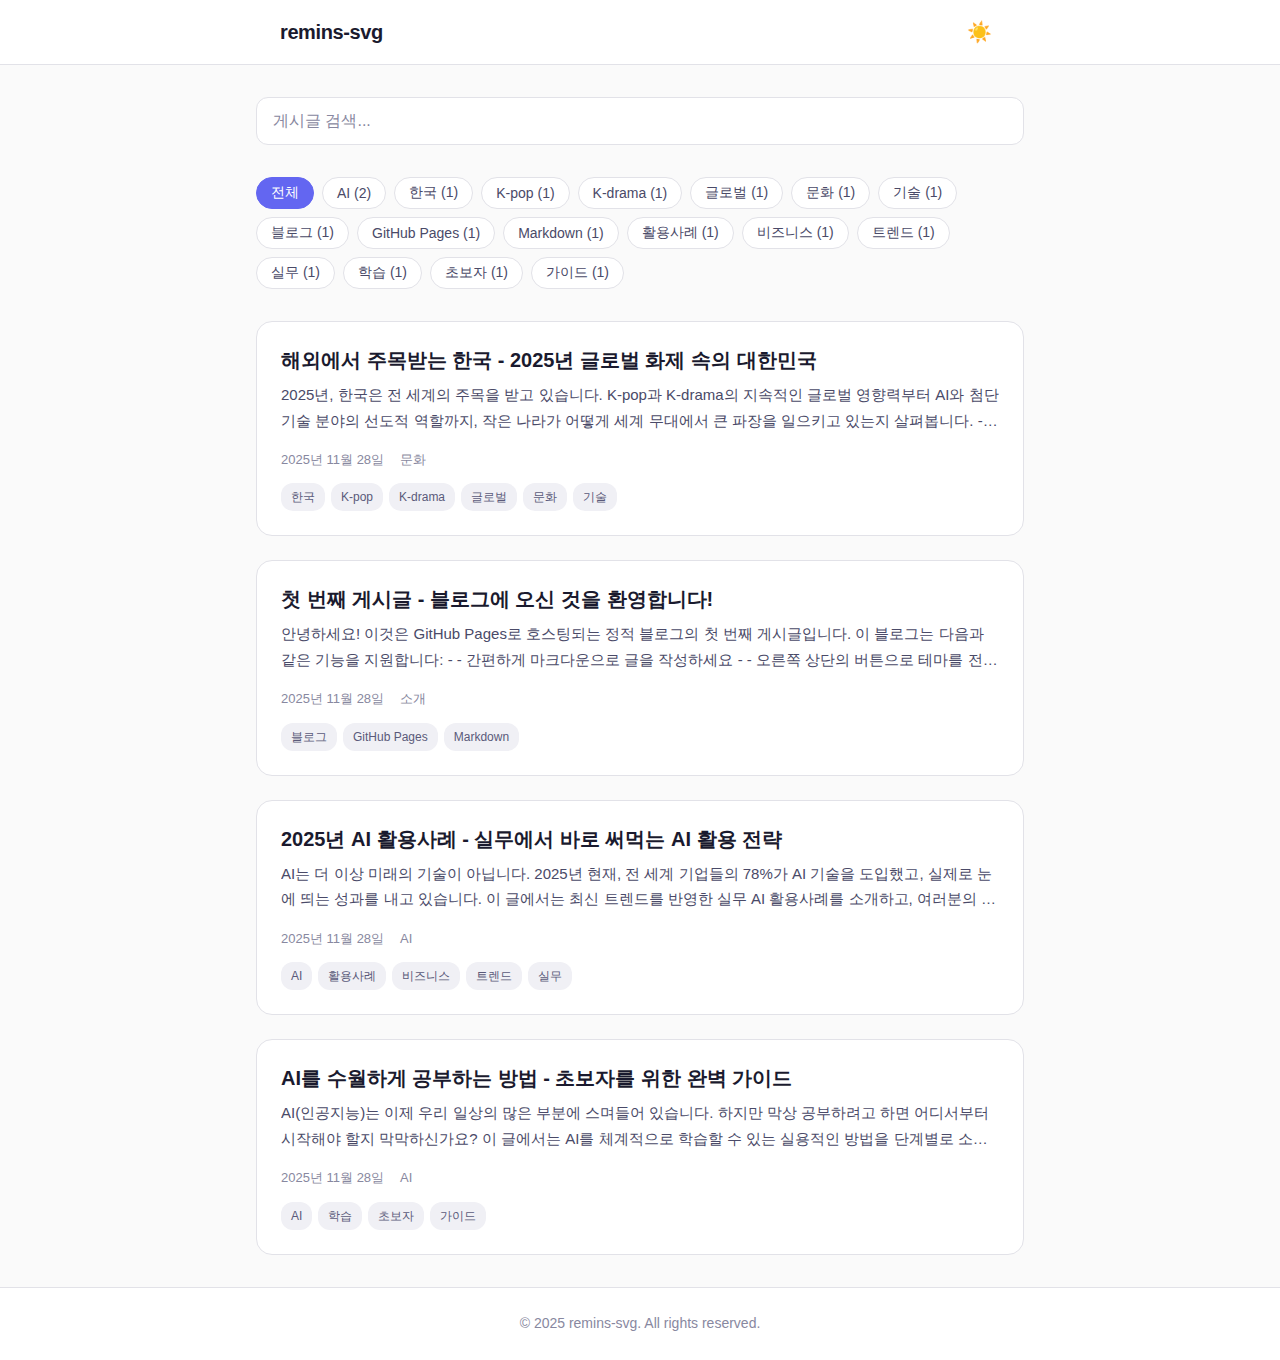
<file: index.html>
<!DOCTYPE html>
<html lang="ko">
<head>
  <meta charset="UTF-8">
  <meta name="viewport" content="width=device-width, initial-scale=1.0">
  <title>remins-svg's Blog</title>
  <meta name="description" content="개발 블로그">
  <link rel="stylesheet" href="css/style.css">
  <link rel="stylesheet" href="css/prism.css">
</head>
<body>
  <header class="header">
    <div class="container">
      <a href="/" class="logo">remins-svg</a>
      <nav class="nav">
        <button id="theme-toggle" class="theme-toggle" aria-label="테마 전환">
          <span class="icon-sun">☀️</span>
          <span class="icon-moon">🌙</span>
        </button>
      </nav>
    </div>
  </header>

  <main class="main container">
    <section class="search-section">
      <input 
        type="text" 
        id="search-input" 
        class="search-input" 
        placeholder="게시글 검색..."
        aria-label="게시글 검색"
      >
    </section>

    <section class="tags-section" id="tags-container">
      <!-- 태그들이 JavaScript로 동적 생성됩니다 -->
    </section>

    <section class="posts-section">
      <ul id="posts-list" class="posts-list">
        <!-- 게시글 목록이 JavaScript로 동적 생성됩니다 -->
      </ul>
      <p id="no-posts" class="no-posts" style="display: none;">
        게시글을 찾을 수 없습니다.
      </p>
    </section>
  </main>

  <footer class="footer">
    <div class="container">
      <p>&copy; 2025 remins-svg. All rights reserved.</p>
    </div>
  </footer>

  <script src="js/theme.js"></script>
  <script src="js/search.js"></script>
  <script src="js/app.js"></script>
</body>
</html>
</file>
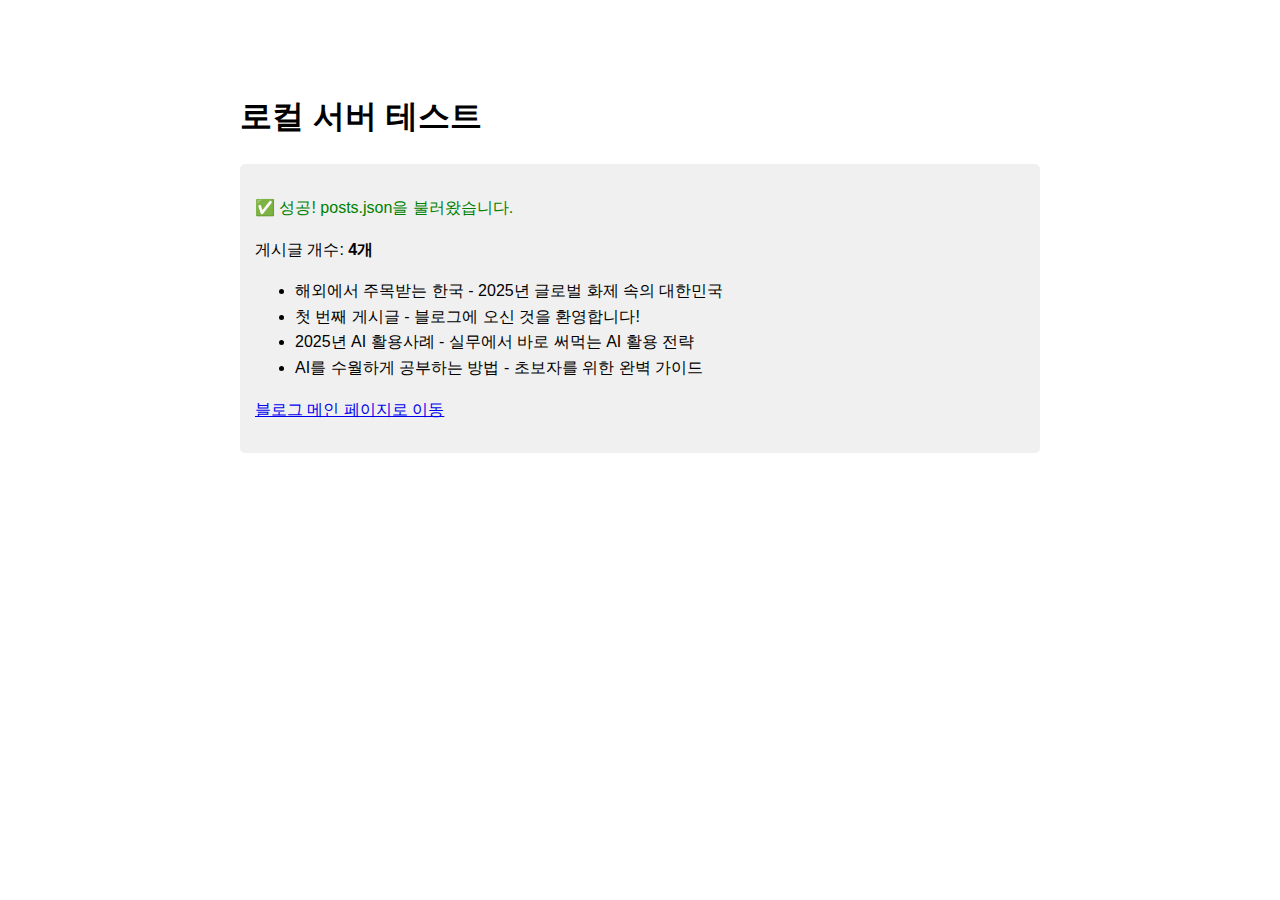
<file: test-server.html>
<!DOCTYPE html>
<html lang="ko">
<head>
  <meta charset="UTF-8">
  <meta name="viewport" content="width=device-width, initial-scale=1.0">
  <title>로컬 서버 테스트</title>
  <style>
    body {
      font-family: Arial, sans-serif;
      max-width: 800px;
      margin: 50px auto;
      padding: 20px;
      line-height: 1.6;
    }
    .success { color: green; }
    .error { color: red; }
    .info { background: #f0f0f0; padding: 15px; border-radius: 5px; margin: 20px 0; }
    code { background: #f4f4f4; padding: 2px 6px; border-radius: 3px; }
  </style>
</head>
<body>
  <h1>로컬 서버 테스트</h1>
  
  <div id="status" class="info">
    <p>테스트 중...</p>
  </div>

  <div id="instructions" style="display: none;">
    <h2>로컬 서버 실행 방법</h2>
    <h3>방법 1: Python 사용 (권장)</h3>
    <p>터미널에서 다음 명령어를 실행하세요:</p>
    <pre><code>python -m http.server 8000</code></pre>
    <p>그 다음 브라우저에서 <code>http://localhost:8000</code>으로 접속하세요.</p>

    <h3>방법 2: Node.js 사용</h3>
    <p>터미널에서 다음 명령어를 실행하세요:</p>
    <pre><code>npx http-server -p 8000</code></pre>
    <p>그 다음 브라우저에서 <code>http://localhost:8000</code>으로 접속하세요.</p>

    <h3>방법 3: VS Code 사용</h3>
    <p>VS Code에서 "Live Server" 확장을 설치하고, <code>index.html</code>을 우클릭 → "Open with Live Server"를 선택하세요.</p>
  </div>

  <script>
    async function testPostsJson() {
      const statusEl = document.getElementById('status');
      const instructionsEl = document.getElementById('instructions');
      
      try {
        const response = await fetch('posts.json');
        
        if (!response.ok) {
          throw new Error('HTTP ' + response.status);
        }
        
        const data = await response.json();
        
        if (Array.isArray(data) && data.length > 0) {
          statusEl.innerHTML = `
            <p class="success">✅ 성공! posts.json을 불러왔습니다.</p>
            <p>게시글 개수: <strong>${data.length}개</strong></p>
            <ul>
              ${data.map(post => `<li>${post.title}</li>`).join('')}
            </ul>
            <p><a href="index.html">블로그 메인 페이지로 이동</a></p>
          `;
          statusEl.className = 'info';
        } else {
          throw new Error('posts.json이 비어있거나 형식이 올바르지 않습니다');
        }
      } catch (error) {
        statusEl.innerHTML = `
          <p class="error">❌ 오류: posts.json을 불러올 수 없습니다.</p>
          <p><strong>에러 메시지:</strong> ${error.message}</p>
          <p><strong>원인:</strong> 로컬 서버를 사용하지 않고 파일을 직접 열었을 가능성이 높습니다.</p>
        `;
        statusEl.className = 'info';
        instructionsEl.style.display = 'block';
      }
    }

    // 페이지 로드 시 테스트 실행
    testPostsJson();
  </script>
</body>
</html>
</file>
<file: css/style.css>
/* ===== CSS 변수 (다크/라이트 모드) ===== */
:root {
  /* 라이트 모드 (기본) */
  --color-bg: #fafafa;
  --color-bg-secondary: #ffffff;
  --color-text: #1a1a2e;
  --color-text-secondary: #4a4a68;
  --color-text-muted: #8888a0;
  --color-border: #e2e2e8;
  --color-accent: #6366f1;
  --color-accent-hover: #4f46e5;
  --color-tag-bg: #f0f0f5;
  --color-tag-text: #5a5a7a;
  --color-code-bg: #f5f5f8;
  --color-link: #6366f1;
  --shadow-sm: 0 1px 3px rgba(0, 0, 0, 0.08);
  --shadow-md: 0 4px 12px rgba(0, 0, 0, 0.1);
}

[data-theme="dark"] {
  /* 다크 모드 */
  --color-bg: #0f0f1a;
  --color-bg-secondary: #1a1a2e;
  --color-text: #e8e8f0;
  --color-text-secondary: #b8b8d0;
  --color-text-muted: #6a6a88;
  --color-border: #2a2a44;
  --color-accent: #818cf8;
  --color-accent-hover: #a5b4fc;
  --color-tag-bg: #252540;
  --color-tag-text: #a0a0c0;
  --color-code-bg: #1e1e32;
  --color-link: #818cf8;
  --shadow-sm: 0 1px 3px rgba(0, 0, 0, 0.3);
  --shadow-md: 0 4px 12px rgba(0, 0, 0, 0.4);
}

/* ===== 리셋 및 기본 스타일 ===== */
*,
*::before,
*::after {
  box-sizing: border-box;
  margin: 0;
  padding: 0;
}

html {
  font-size: 16px;
  scroll-behavior: smooth;
}

body {
  font-family: 'Pretendard', -apple-system, BlinkMacSystemFont, 'Segoe UI', Roboto, 
    'Helvetica Neue', Arial, sans-serif;
  background-color: var(--color-bg);
  color: var(--color-text);
  line-height: 1.7;
  min-height: 100vh;
  display: flex;
  flex-direction: column;
  transition: background-color 0.3s ease, color 0.3s ease;
}

/* ===== 레이아웃 ===== */
.container {
  width: 100%;
  max-width: 768px;
  margin: 0 auto;
  padding: 0 1.5rem;
}

/* ===== 헤더 ===== */
.header {
  background-color: var(--color-bg-secondary);
  border-bottom: 1px solid var(--color-border);
  position: sticky;
  top: 0;
  z-index: 100;
  backdrop-filter: blur(10px);
}

.header .container {
  display: flex;
  justify-content: space-between;
  align-items: center;
  height: 64px;
}

.logo {
  font-size: 1.25rem;
  font-weight: 700;
  color: var(--color-text);
  text-decoration: none;
  letter-spacing: -0.02em;
}

.logo:hover {
  color: var(--color-accent);
}

.nav {
  display: flex;
  align-items: center;
  gap: 1rem;
}

/* ===== 테마 토글 ===== */
.theme-toggle {
  background: none;
  border: none;
  cursor: pointer;
  padding: 0.5rem;
  border-radius: 8px;
  display: flex;
  align-items: center;
  justify-content: center;
  transition: background-color 0.2s ease;
}

.theme-toggle:hover {
  background-color: var(--color-tag-bg);
}

.icon-sun,
.icon-moon {
  font-size: 1.25rem;
}

[data-theme="dark"] .icon-sun {
  display: none;
}

[data-theme="light"] .icon-moon,
:root:not([data-theme="dark"]) .icon-moon {
  display: none;
}

/* ===== 메인 ===== */
.main {
  flex: 1;
  padding: 2rem 0;
}

/* ===== 검색 ===== */
.search-section {
  margin-bottom: 2rem;
}

.search-input {
  width: 100%;
  padding: 0.875rem 1rem;
  font-size: 1rem;
  border: 1px solid var(--color-border);
  border-radius: 12px;
  background-color: var(--color-bg-secondary);
  color: var(--color-text);
  outline: none;
  transition: border-color 0.2s ease, box-shadow 0.2s ease;
}

.search-input::placeholder {
  color: var(--color-text-muted);
}

.search-input:focus {
  border-color: var(--color-accent);
  box-shadow: 0 0 0 3px rgba(99, 102, 241, 0.15);
}

/* ===== 태그 섹션 ===== */
.tags-section {
  display: flex;
  flex-wrap: wrap;
  gap: 0.5rem;
  margin-bottom: 2rem;
}

.tag-btn {
  padding: 0.375rem 0.875rem;
  font-size: 0.875rem;
  border: 1px solid var(--color-border);
  border-radius: 20px;
  background-color: var(--color-bg-secondary);
  color: var(--color-text-secondary);
  cursor: pointer;
  transition: all 0.2s ease;
}

.tag-btn:hover {
  border-color: var(--color-accent);
  color: var(--color-accent);
}

.tag-btn.active {
  background-color: var(--color-accent);
  border-color: var(--color-accent);
  color: white;
}

/* ===== 게시글 목록 ===== */
.posts-list {
  list-style: none;
  display: flex;
  flex-direction: column;
  gap: 1.5rem;
}

.post-item {
  background-color: var(--color-bg-secondary);
  border: 1px solid var(--color-border);
  border-radius: 16px;
  padding: 1.5rem;
  transition: transform 0.2s ease, box-shadow 0.2s ease;
}

.post-item:hover {
  transform: translateY(-2px);
  box-shadow: var(--shadow-md);
}

.post-item-link {
  text-decoration: none;
  color: inherit;
  display: block;
}

.post-item-title {
  font-size: 1.25rem;
  font-weight: 600;
  color: var(--color-text);
  margin-bottom: 0.5rem;
  line-height: 1.4;
}

.post-item-excerpt {
  font-size: 0.9375rem;
  color: var(--color-text-secondary);
  margin-bottom: 1rem;
  display: -webkit-box;
  -webkit-line-clamp: 2;
  -webkit-box-orient: vertical;
  overflow: hidden;
}

.post-item-meta {
  display: flex;
  align-items: center;
  gap: 1rem;
  font-size: 0.8125rem;
  color: var(--color-text-muted);
}

.post-item-tags {
  display: flex;
  flex-wrap: wrap;
  gap: 0.375rem;
  margin-top: 0.75rem;
}

.post-item-tag {
  font-size: 0.75rem;
  padding: 0.25rem 0.625rem;
  background-color: var(--color-tag-bg);
  color: var(--color-tag-text);
  border-radius: 12px;
}

.no-posts {
  text-align: center;
  color: var(--color-text-muted);
  padding: 3rem 0;
}

/* ===== 게시글 상세 ===== */
.back-link {
  display: inline-block;
  font-size: 0.875rem;
  color: var(--color-text-muted);
  text-decoration: none;
  margin-bottom: 1.5rem;
  transition: color 0.2s ease;
}

.back-link:hover {
  color: var(--color-accent);
}

.post-header {
  margin-bottom: 2.5rem;
  padding-bottom: 2rem;
  border-bottom: 1px solid var(--color-border);
}

.post-title {
  font-size: 2rem;
  font-weight: 700;
  line-height: 1.3;
  margin-bottom: 1rem;
  letter-spacing: -0.02em;
}

.post-meta {
  display: flex;
  align-items: center;
  gap: 1rem;
  font-size: 0.9375rem;
  color: var(--color-text-muted);
  margin-bottom: 1rem;
}

.post-category {
  background-color: var(--color-accent);
  color: white;
  padding: 0.25rem 0.75rem;
  border-radius: 12px;
  font-size: 0.8125rem;
}

.post-tags {
  display: flex;
  flex-wrap: wrap;
  gap: 0.5rem;
}

.post-tag {
  font-size: 0.8125rem;
  padding: 0.25rem 0.75rem;
  background-color: var(--color-tag-bg);
  color: var(--color-tag-text);
  border-radius: 12px;
  text-decoration: none;
}

/* ===== 게시글 본문 ===== */
.post-content {
  font-size: 1.0625rem;
  line-height: 1.8;
}

.post-content h1,
.post-content h2,
.post-content h3,
.post-content h4,
.post-content h5,
.post-content h6 {
  margin-top: 2.5rem;
  margin-bottom: 1rem;
  font-weight: 600;
  line-height: 1.4;
  letter-spacing: -0.02em;
}

.post-content h1 { font-size: 1.875rem; }
.post-content h2 { font-size: 1.5rem; }
.post-content h3 { font-size: 1.25rem; }
.post-content h4 { font-size: 1.125rem; }

.post-content p {
  margin-bottom: 1.5rem;
}

.post-content a {
  color: var(--color-link);
  text-decoration: underline;
  text-underline-offset: 2px;
}

.post-content a:hover {
  color: var(--color-accent-hover);
}

.post-content ul,
.post-content ol {
  margin-bottom: 1.5rem;
  padding-left: 1.5rem;
}

.post-content li {
  margin-bottom: 0.5rem;
}

.post-content blockquote {
  border-left: 4px solid var(--color-accent);
  padding-left: 1.25rem;
  margin: 1.5rem 0;
  color: var(--color-text-secondary);
  font-style: italic;
}

.post-content img {
  max-width: 100%;
  height: auto;
  border-radius: 12px;
  margin: 1.5rem 0;
}

.post-content code {
  font-family: 'JetBrains Mono', 'Fira Code', Consolas, monospace;
  font-size: 0.9em;
  background-color: var(--color-code-bg);
  padding: 0.2em 0.4em;
  border-radius: 4px;
}

.post-content pre {
  background-color: var(--color-code-bg);
  border-radius: 12px;
  padding: 1.25rem;
  overflow-x: auto;
  margin: 1.5rem 0;
}

.post-content pre code {
  background: none;
  padding: 0;
  font-size: 0.875rem;
  line-height: 1.6;
}

.post-content hr {
  border: none;
  border-top: 1px solid var(--color-border);
  margin: 2.5rem 0;
}

.post-content table {
  width: 100%;
  border-collapse: collapse;
  margin: 1.5rem 0;
}

.post-content th,
.post-content td {
  border: 1px solid var(--color-border);
  padding: 0.75rem;
  text-align: left;
}

.post-content th {
  background-color: var(--color-tag-bg);
  font-weight: 600;
}

.loading {
  text-align: center;
  color: var(--color-text-muted);
  padding: 2rem 0;
}

/* ===== 댓글 ===== */
.comments {
  margin-top: 3rem;
  padding-top: 2rem;
  border-top: 1px solid var(--color-border);
}

/* ===== 푸터 ===== */
.footer {
  background-color: var(--color-bg-secondary);
  border-top: 1px solid var(--color-border);
  padding: 1.5rem 0;
  margin-top: auto;
}

.footer p {
  text-align: center;
  font-size: 0.875rem;
  color: var(--color-text-muted);
}

/* ===== 반응형 ===== */
@media (max-width: 640px) {
  html {
    font-size: 15px;
  }

  .container {
    padding: 0 1rem;
  }

  .post-title {
    font-size: 1.625rem;
  }

  .post-item-title {
    font-size: 1.125rem;
  }

  .post-item {
    padding: 1.25rem;
  }
}
</file>
<file: css/prism.css>
/* ===== Prism.js 커스텀 테마 (다크/라이트 모드 지원) ===== */

/* 공통 스타일 */
code[class*="language-"],
pre[class*="language-"] {
  font-family: 'JetBrains Mono', 'Fira Code', Consolas, Monaco, 'Andale Mono', monospace;
  font-size: 0.875rem;
  line-height: 1.6;
  direction: ltr;
  text-align: left;
  white-space: pre;
  word-spacing: normal;
  word-break: normal;
  tab-size: 2;
  hyphens: none;
}

pre[class*="language-"] {
  padding: 1.25rem;
  margin: 1.5rem 0;
  overflow: auto;
  border-radius: 12px;
}

:not(pre) > code[class*="language-"] {
  padding: 0.2em 0.4em;
  border-radius: 4px;
  white-space: normal;
}

/* ===== 라이트 모드 ===== */
:root code[class*="language-"],
:root pre[class*="language-"] {
  color: #1a1a2e;
  background: #f5f5f8;
}

:root .token.comment,
:root .token.prolog,
:root .token.doctype,
:root .token.cdata {
  color: #6a737d;
  font-style: italic;
}

:root .token.punctuation {
  color: #24292e;
}

:root .token.namespace {
  opacity: 0.7;
}

:root .token.property,
:root .token.tag,
:root .token.boolean,
:root .token.number,
:root .token.constant,
:root .token.symbol,
:root .token.deleted {
  color: #d73a49;
}

:root .token.selector,
:root .token.attr-name,
:root .token.string,
:root .token.char,
:root .token.builtin,
:root .token.inserted {
  color: #22863a;
}

:root .token.operator,
:root .token.entity,
:root .token.url,
:root .language-css .token.string,
:root .style .token.string {
  color: #005cc5;
}

:root .token.atrule,
:root .token.attr-value,
:root .token.keyword {
  color: #d73a49;
}

:root .token.function,
:root .token.class-name {
  color: #6f42c1;
}

:root .token.regex,
:root .token.important,
:root .token.variable {
  color: #e36209;
}

:root .token.important,
:root .token.bold {
  font-weight: bold;
}

:root .token.italic {
  font-style: italic;
}

:root .token.entity {
  cursor: help;
}

/* ===== 다크 모드 ===== */
[data-theme="dark"] code[class*="language-"],
[data-theme="dark"] pre[class*="language-"] {
  color: #e8e8f0;
  background: #1e1e32;
}

[data-theme="dark"] .token.comment,
[data-theme="dark"] .token.prolog,
[data-theme="dark"] .token.doctype,
[data-theme="dark"] .token.cdata {
  color: #6a6a88;
  font-style: italic;
}

[data-theme="dark"] .token.punctuation {
  color: #b8b8d0;
}

[data-theme="dark"] .token.namespace {
  opacity: 0.7;
}

[data-theme="dark"] .token.property,
[data-theme="dark"] .token.tag,
[data-theme="dark"] .token.boolean,
[data-theme="dark"] .token.number,
[data-theme="dark"] .token.constant,
[data-theme="dark"] .token.symbol,
[data-theme="dark"] .token.deleted {
  color: #f97583;
}

[data-theme="dark"] .token.selector,
[data-theme="dark"] .token.attr-name,
[data-theme="dark"] .token.string,
[data-theme="dark"] .token.char,
[data-theme="dark"] .token.builtin,
[data-theme="dark"] .token.inserted {
  color: #85e89d;
}

[data-theme="dark"] .token.operator,
[data-theme="dark"] .token.entity,
[data-theme="dark"] .token.url,
[data-theme="dark"] .language-css .token.string,
[data-theme="dark"] .style .token.string {
  color: #79b8ff;
}

[data-theme="dark"] .token.atrule,
[data-theme="dark"] .token.attr-value,
[data-theme="dark"] .token.keyword {
  color: #f97583;
}

[data-theme="dark"] .token.function,
[data-theme="dark"] .token.class-name {
  color: #b392f0;
}

[data-theme="dark"] .token.regex,
[data-theme="dark"] .token.important,
[data-theme="dark"] .token.variable {
  color: #ffab70;
}

/* ===== 라인 하이라이팅 ===== */
pre[class*="language-"].line-numbers {
  position: relative;
  padding-left: 3.5rem;
  counter-reset: linenumber;
}

pre[class*="language-"].line-numbers > code {
  position: relative;
  white-space: inherit;
}

.line-numbers .line-numbers-rows {
  position: absolute;
  pointer-events: none;
  top: 1.25rem;
  left: 0;
  width: 3rem;
  font-size: 100%;
  letter-spacing: -1px;
  border-right: 1px solid var(--color-border);
  user-select: none;
}

.line-numbers-rows > span {
  display: block;
  counter-increment: linenumber;
}

.line-numbers-rows > span:before {
  content: counter(linenumber);
  color: var(--color-text-muted);
  display: block;
  padding-right: 0.75rem;
  text-align: right;
}

/* ===== 선택 영역 ===== */
code[class*="language-"]::selection,
pre[class*="language-"]::selection,
code[class*="language-"] *::selection,
pre[class*="language-"] *::selection {
  background: rgba(99, 102, 241, 0.3);
}
</file>
